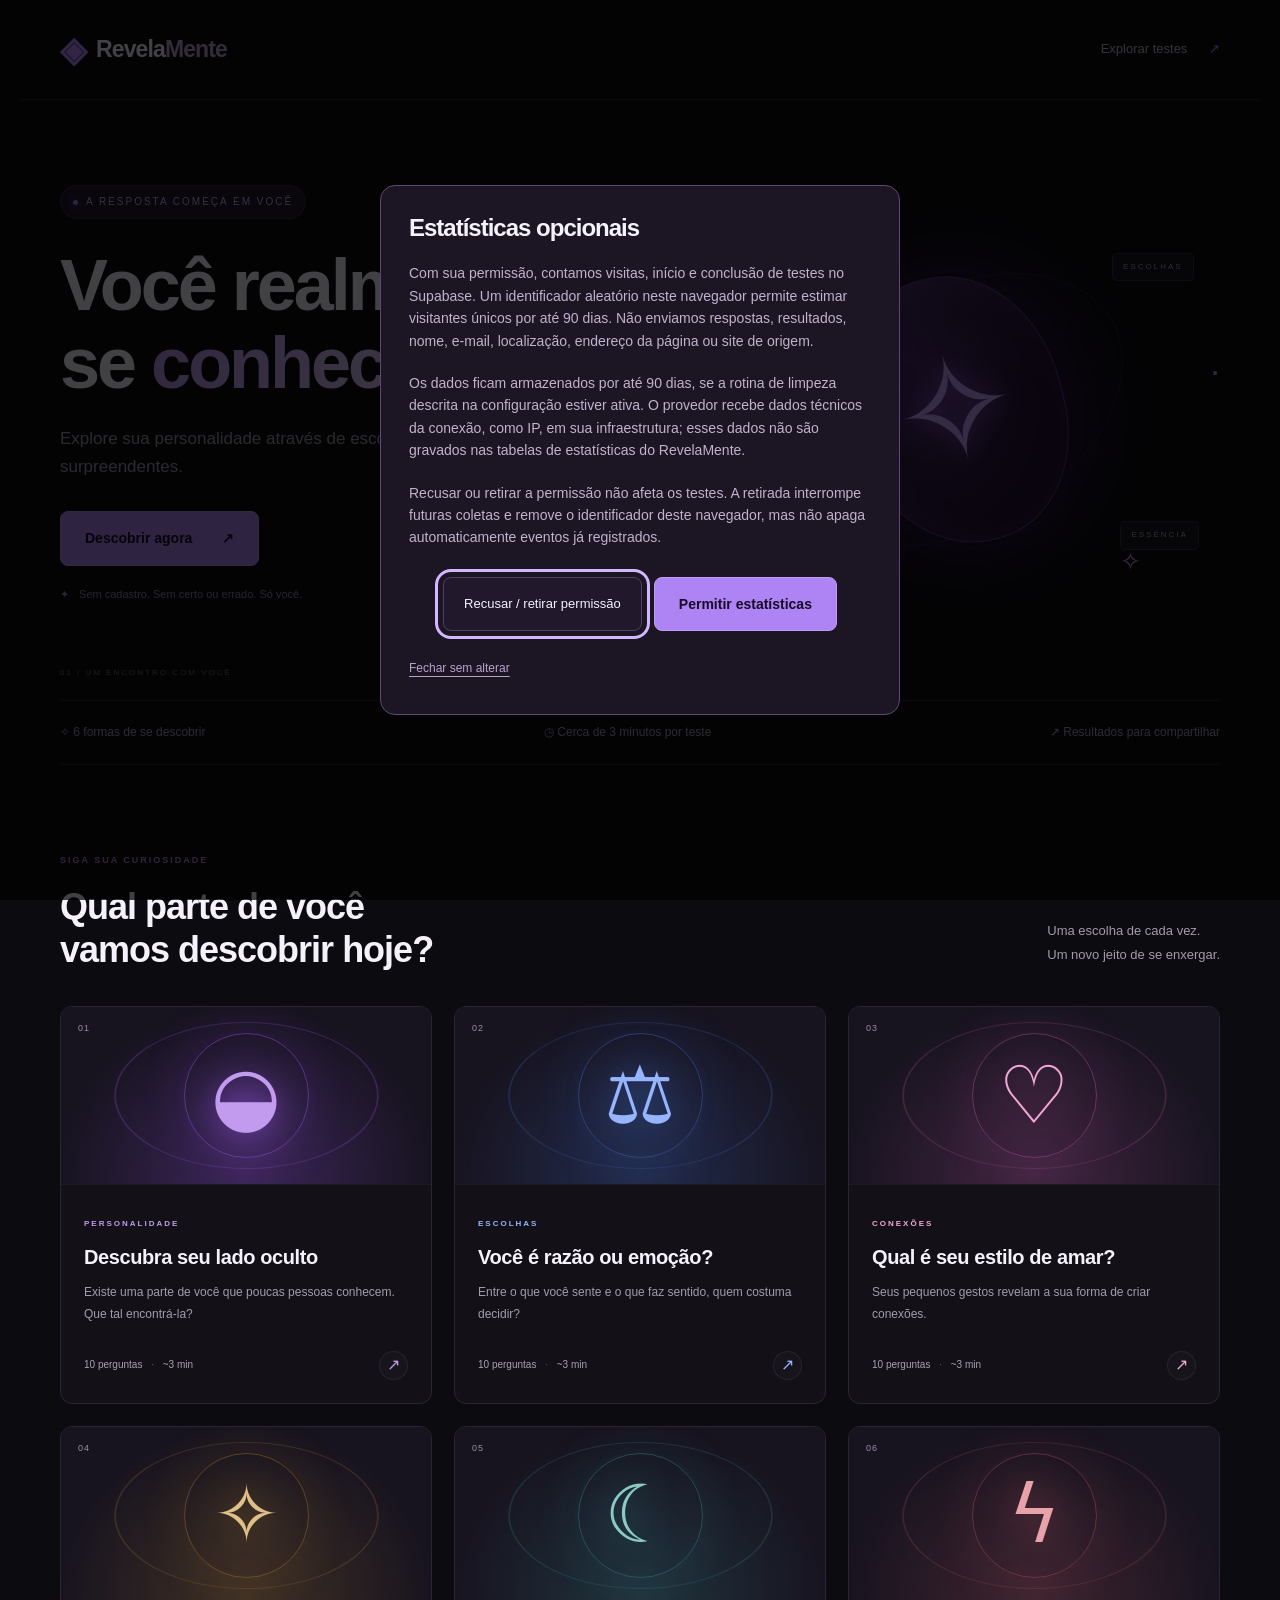
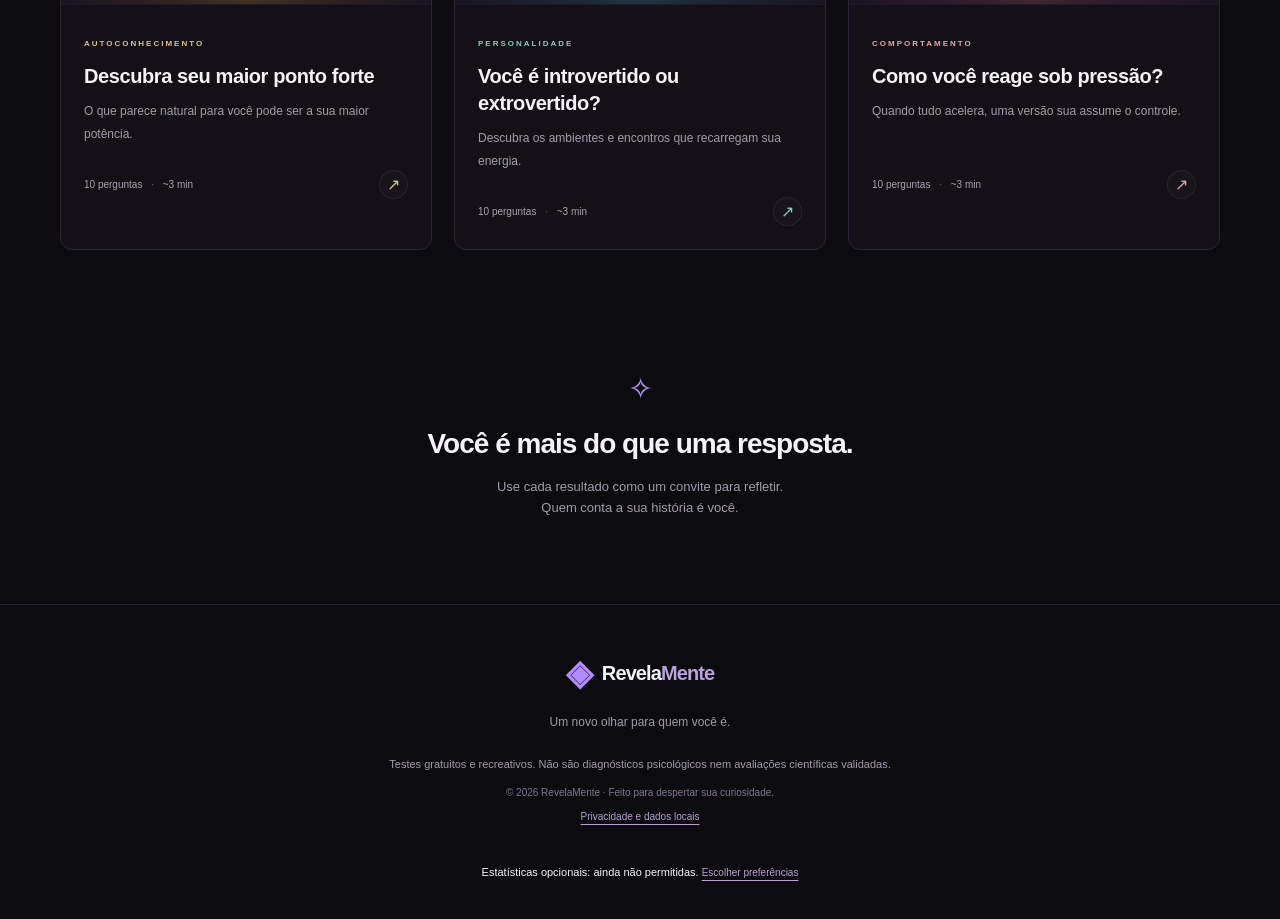
<file: index.html>
<!doctype html><html lang="pt-BR"><head><meta charset="utf-8"><meta name="viewport" content="width=device-width,initial-scale=1"><meta name="theme-color" content="#0c0b10"><title>RevelaMente — Você realmente se conhece?</title><meta name="description" content="Explore sua personalidade através de escolhas surpreendentes. Seis testes gratuitos de autoconhecimento, sem cadastro."><meta property="og:type" content="website"><meta property="og:locale" content="pt_BR"><meta property="og:site_name" content="RevelaMente"><meta property="og:title" content="RevelaMente — Você realmente se conhece?"><meta property="og:description" content="Explore sua personalidade através de escolhas surpreendentes. Seis testes gratuitos de autoconhecimento, sem cadastro."><meta name="twitter:card" content="summary"><meta name="twitter:title" content="RevelaMente — Você realmente se conhece?"><meta name="twitter:description" content="Explore sua personalidade através de escolhas surpreendentes. Seis testes gratuitos de autoconhecimento, sem cadastro."><link rel="icon" type="image/svg+xml" href="assets/favicon.svg"><link rel="stylesheet" href="assets/style.css"><script defer src="data/catalog.js"></script><script defer src="data/questions.js"></script><script defer src="data/answers.js"></script><script defer src="data/results.js"></script><script defer src="assets/analytics-config.js"></script><script defer src="assets/analytics.js"></script><script defer src="assets/app.js"></script></head><body><a class="skip" href="#main">Pular para o conteúdo</a><header></header><main id="main"><noscript>Ative o JavaScript para realizar os testes interativos do RevelaMente.</noscript></main><footer></footer></body></html>
</file>
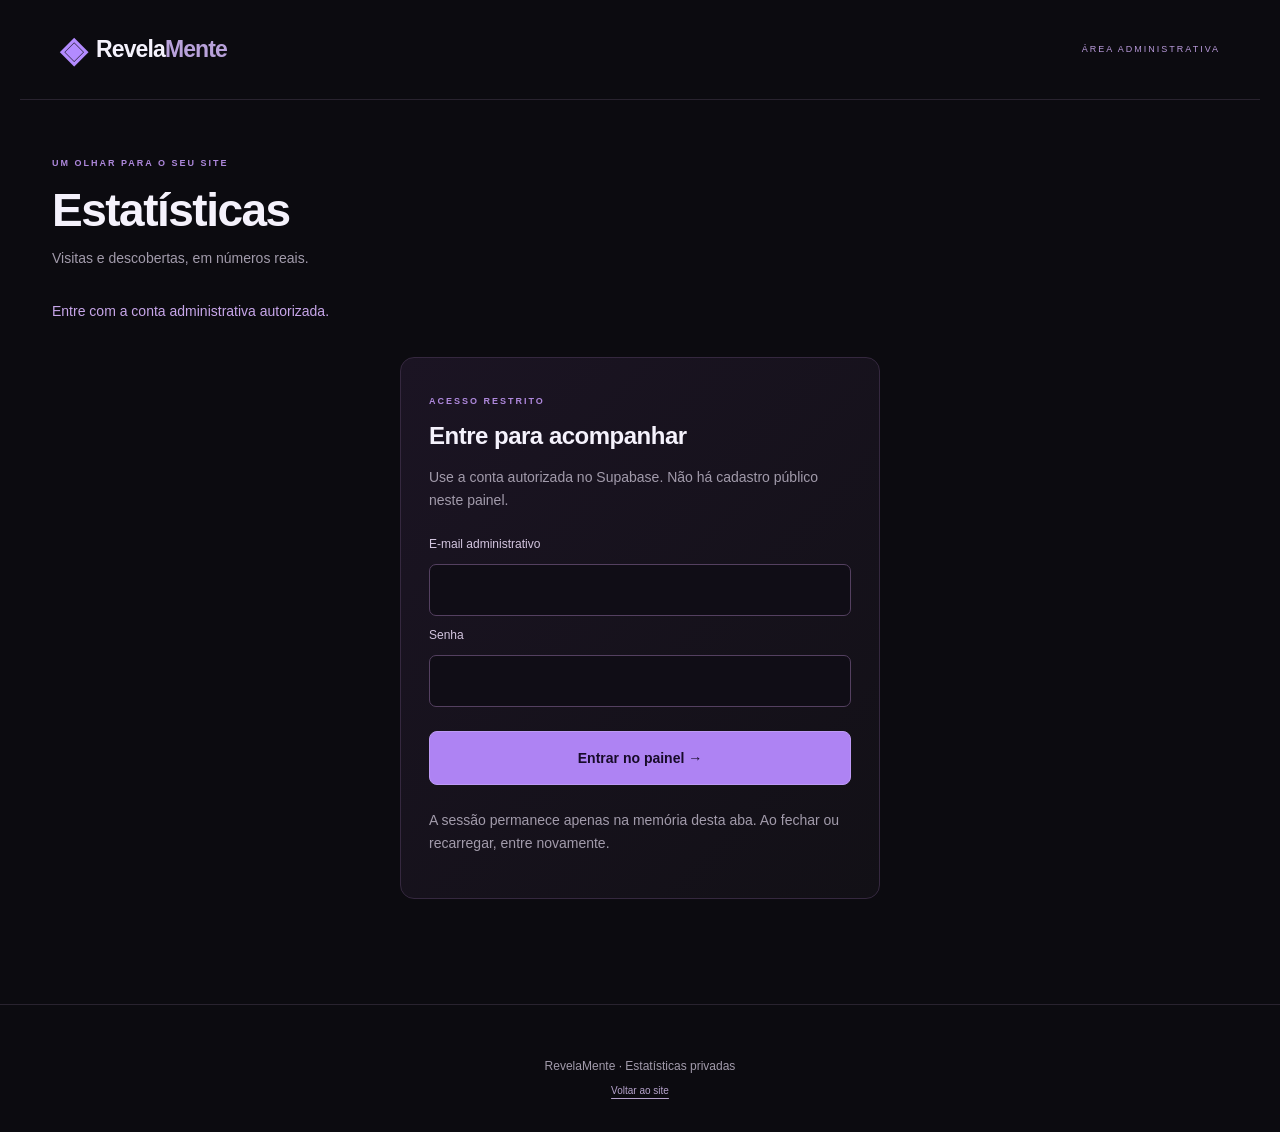
<file: admin/index.html>
<!doctype html>
<html lang="pt-BR"><head><meta charset="utf-8"><meta name="viewport" content="width=device-width,initial-scale=1"><meta name="robots" content="noindex,nofollow"><meta name="referrer" content="no-referrer"><title>Estatísticas | RevelaMente</title><link rel="icon" href="../assets/favicon.svg" type="image/svg+xml"><link rel="stylesheet" href="../assets/style.css"><link rel="stylesheet" href="admin.css"><script defer src="../assets/analytics-config.js"></script><script defer src="../data/catalog.js"></script><script defer src="admin.js"></script></head>
<body><a class="skip" href="#admin-main">Pular para o painel</a><header><a class="brand" href="../index.html"><span class="brand-symbol" aria-hidden="true">◈</span>Revela<span class="brand-accent">Mente</span></a><span class="admin-badge">ÁREA ADMINISTRATIVA</span></header>
<main id="admin-main" class="admin-main"><div class="admin-heading"><div><span class="eyebrow">UM OLHAR PARA O SEU SITE</span><h1>Estatísticas</h1><p>Visitas e descobertas, em números reais.</p></div><button id="logout" class="secondary" hidden>Sair</button></div>
<p id="status" role="status" aria-live="polite">Verificando configuração…</p><button id="retry" class="secondary" hidden>Tentar carregar novamente</button>
<section id="setup" class="admin-panel" hidden><h2>Conecte seu Supabase</h2><p>As estatísticas ainda não foram configuradas. Nenhum número será exibido até haver conexão e autenticação.</p><p>Siga o arquivo <strong>ESTATISTICAS.md</strong> do projeto: execute o SQL, autorize seu usuário administrador e preencha a URL e a chave pública em <code>assets/analytics-config.js</code>.</p></section>
<section id="login-panel" class="admin-panel login-panel" hidden><span class="eyebrow">ACESSO RESTRITO</span><h2>Entre para acompanhar</h2><p>Use a conta autorizada no Supabase. Não há cadastro público neste painel.</p><form id="login-form"><label for="email">E-mail administrativo</label><input id="email" type="email" autocomplete="username" required maxlength="254"><label for="password">Senha</label><input id="password" type="password" autocomplete="current-password" required><button id="login-button" class="primary" type="submit">Entrar no painel →</button></form><p>A sessão permanece apenas na memória desta aba. Ao fechar ou recarregar, entre novamente.</p></section>
<section id="dashboard" hidden><div class="admin-toolbar"><div><label for="period">Período dos gráficos e quizzes</label><select id="period"><option value="7">Últimos 7 dias</option><option value="30" selected>Últimos 30 dias</option><option value="90">Últimos 90 dias</option></select></div><button id="refresh" class="secondary">Atualizar dados ↻</button></div>
<div id="metrics" class="metrics"></div><p class="metric-note">Acessos são visualizações de páginas. Totais e visitantes únicos cobrem o histórico disponível dos últimos 90 dias. Dias seguem o horário de São Paulo. Apenas visitas com permissão são contadas.</p>
<div class="charts"><section class="admin-panel"><span class="eyebrow">EVOLUÇÃO</span><h2>Visitas por dia</h2><p id="daily-caption"></p><div id="daily-chart" class="daily-chart" role="img" aria-label="Gráfico de visualizações por dia"></div><details><summary>Ver dados em tabela</summary><div class="table-scroll"><table><caption>Visitas diárias no período selecionado</caption><thead><tr><th>Dia</th><th>Visualizações</th><th>Visitantes aproximados</th></tr></thead><tbody id="daily-table"></tbody></table></div></details></section><section class="admin-panel"><span class="eyebrow">POPULARIDADE</span><h2>Quizzes mais acessados</h2><p>Ranking por abertura da página de cada teste.</p><ol id="ranking" class="ranking"></ol></section></div>
<section class="admin-panel"><span class="eyebrow">DO PRIMEIRO PASSO AO RESULTADO</span><h2>Desempenho dos quizzes</h2><div class="table-scroll"><table><caption>Contagens no período selecionado</caption><thead><tr><th>Quiz</th><th>Acessos</th><th>Inícios</th><th>Conclusões</th><th>Visitantes que iniciaram</th><th>Visitantes que finalizaram</th></tr></thead><tbody id="quiz-table"></tbody></table></div><p class="metric-note">Início = primeira resposta de uma tentativa; conclusão = décima resposta. Refazer cria outra tentativa. Visitantes aproximados são identificadores de navegador distintos; a mesma pessoa em dois dispositivos pode contar duas vezes. Inícios e conclusões podem cair em períodos diferentes.</p></section>
<p id="updated" class="metric-note"></p><p class="metric-note">Bloqueadores, recusa de estatísticas, falhas de rede e robôs podem afetar as contagens. Dados não representam todas as pessoas que visitaram o site.</p></section></main>
<footer><p>RevelaMente · Estatísticas privadas</p><a class="text-button" href="../index.html">Voltar ao site</a></footer></body></html>
</file>
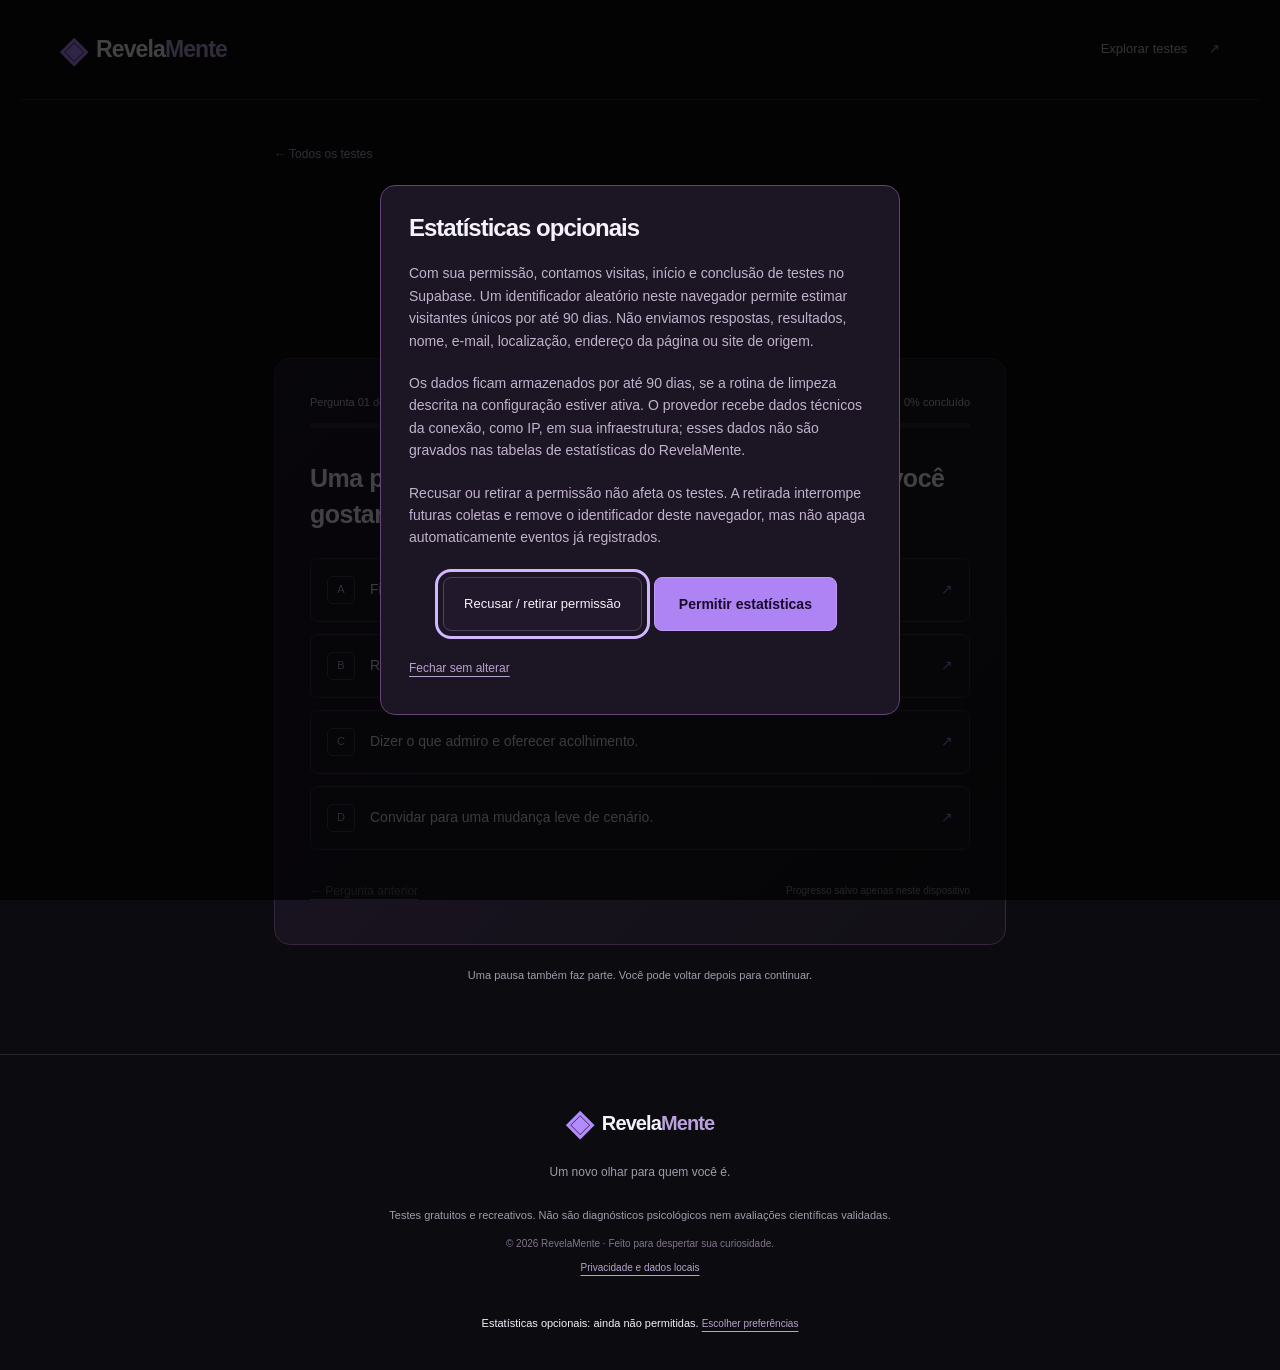
<file: quizzes/estilo-de-amar.html>
<!doctype html><html lang="pt-BR"><head><meta charset="utf-8"><meta name="viewport" content="width=device-width,initial-scale=1"><meta name="theme-color" content="#0c0b10"><title>Qual é seu estilo de amar? | RevelaMente</title><meta name="description" content="Seus pequenos gestos revelam a sua forma de criar conexões."><meta property="og:type" content="website"><meta property="og:locale" content="pt_BR"><meta property="og:site_name" content="RevelaMente"><meta property="og:title" content="Qual é seu estilo de amar? | RevelaMente"><meta property="og:description" content="Seus pequenos gestos revelam a sua forma de criar conexões."><meta name="twitter:card" content="summary"><meta name="twitter:title" content="Qual é seu estilo de amar? | RevelaMente"><meta name="twitter:description" content="Seus pequenos gestos revelam a sua forma de criar conexões."><link rel="icon" type="image/svg+xml" href="../assets/favicon.svg"><link rel="stylesheet" href="../assets/style.css"><script defer src="../data/catalog.js"></script><script defer src="../data/questions.js"></script><script defer src="../data/answers.js"></script><script defer src="../data/results.js"></script><script defer src="../assets/analytics-config.js"></script><script defer src="../assets/analytics.js"></script><script defer src="../assets/app.js"></script></head><body data-quiz="estilo-de-amar"><a class="skip" href="#main">Pular para o conteúdo</a><header></header><main id="main"><noscript>Ative o JavaScript para realizar os testes interativos do RevelaMente.</noscript></main><footer></footer></body></html>
</file>
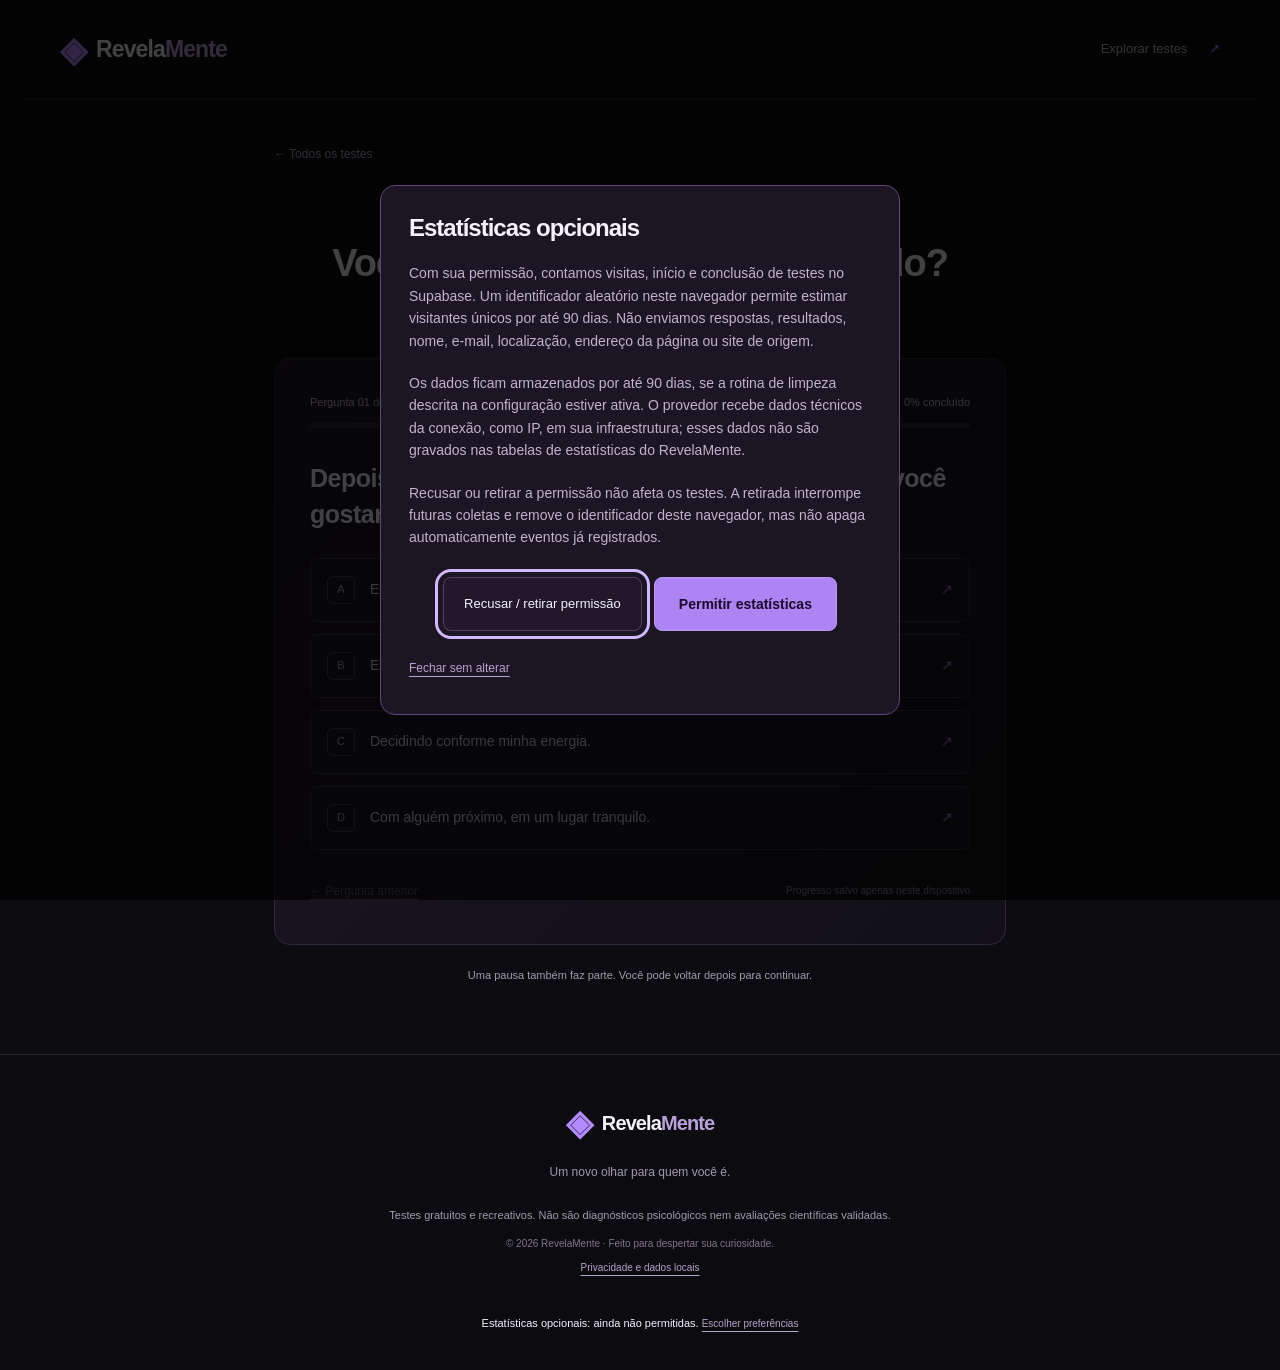
<file: quizzes/introvertido-ou-extrovertido.html>
<!doctype html><html lang="pt-BR"><head><meta charset="utf-8"><meta name="viewport" content="width=device-width,initial-scale=1"><meta name="theme-color" content="#0c0b10"><title>Você é introvertido ou extrovertido? | RevelaMente</title><meta name="description" content="Descubra os ambientes e encontros que recarregam sua energia."><meta property="og:type" content="website"><meta property="og:locale" content="pt_BR"><meta property="og:site_name" content="RevelaMente"><meta property="og:title" content="Você é introvertido ou extrovertido? | RevelaMente"><meta property="og:description" content="Descubra os ambientes e encontros que recarregam sua energia."><meta name="twitter:card" content="summary"><meta name="twitter:title" content="Você é introvertido ou extrovertido? | RevelaMente"><meta name="twitter:description" content="Descubra os ambientes e encontros que recarregam sua energia."><link rel="icon" type="image/svg+xml" href="../assets/favicon.svg"><link rel="stylesheet" href="../assets/style.css"><script defer src="../data/catalog.js"></script><script defer src="../data/questions.js"></script><script defer src="../data/answers.js"></script><script defer src="../data/results.js"></script><script defer src="../assets/analytics-config.js"></script><script defer src="../assets/analytics.js"></script><script defer src="../assets/app.js"></script></head><body data-quiz="introvertido-ou-extrovertido"><a class="skip" href="#main">Pular para o conteúdo</a><header></header><main id="main"><noscript>Ative o JavaScript para realizar os testes interativos do RevelaMente.</noscript></main><footer></footer></body></html>
</file>
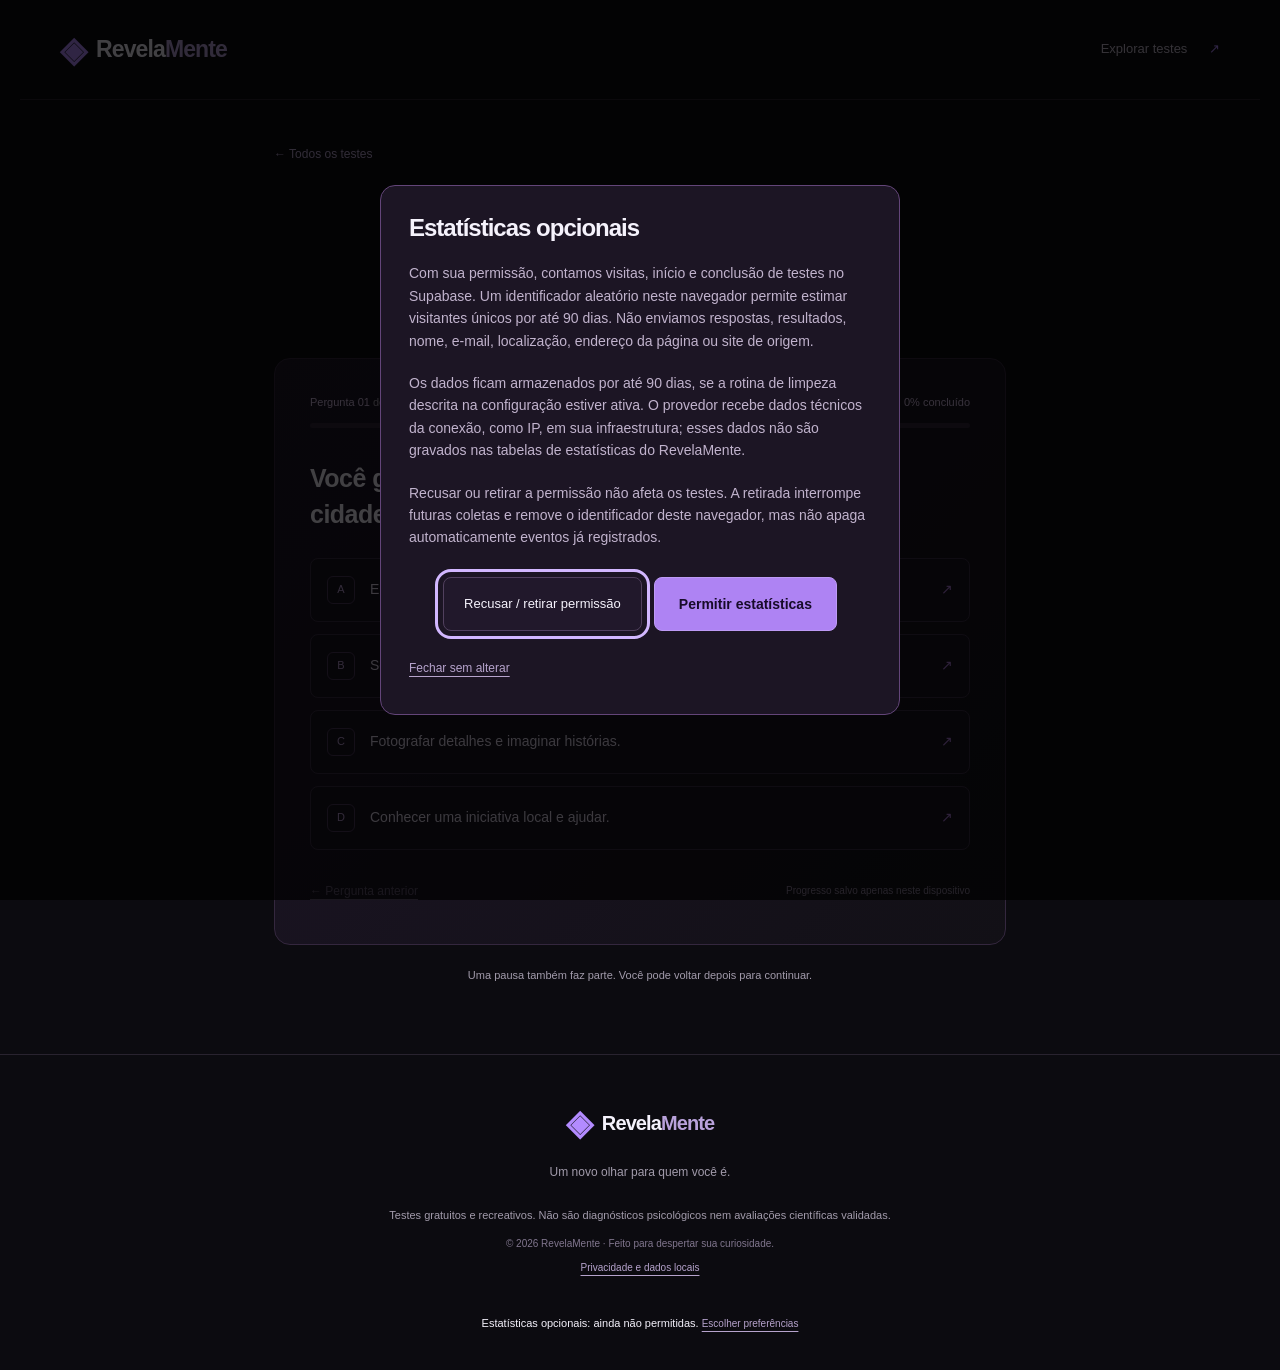
<file: quizzes/lado-oculto.html>
<!doctype html><html lang="pt-BR"><head><meta charset="utf-8"><meta name="viewport" content="width=device-width,initial-scale=1"><meta name="theme-color" content="#0c0b10"><title>Descubra seu lado oculto | RevelaMente</title><meta name="description" content="Existe uma parte de você que poucas pessoas conhecem. Que tal encontrá-la?"><meta property="og:type" content="website"><meta property="og:locale" content="pt_BR"><meta property="og:site_name" content="RevelaMente"><meta property="og:title" content="Descubra seu lado oculto | RevelaMente"><meta property="og:description" content="Existe uma parte de você que poucas pessoas conhecem. Que tal encontrá-la?"><meta name="twitter:card" content="summary"><meta name="twitter:title" content="Descubra seu lado oculto | RevelaMente"><meta name="twitter:description" content="Existe uma parte de você que poucas pessoas conhecem. Que tal encontrá-la?"><link rel="icon" type="image/svg+xml" href="../assets/favicon.svg"><link rel="stylesheet" href="../assets/style.css"><script defer src="../data/catalog.js"></script><script defer src="../data/questions.js"></script><script defer src="../data/answers.js"></script><script defer src="../data/results.js"></script><script defer src="../assets/analytics-config.js"></script><script defer src="../assets/analytics.js"></script><script defer src="../assets/app.js"></script></head><body data-quiz="lado-oculto"><a class="skip" href="#main">Pular para o conteúdo</a><header></header><main id="main"><noscript>Ative o JavaScript para realizar os testes interativos do RevelaMente.</noscript></main><footer></footer></body></html>
</file>
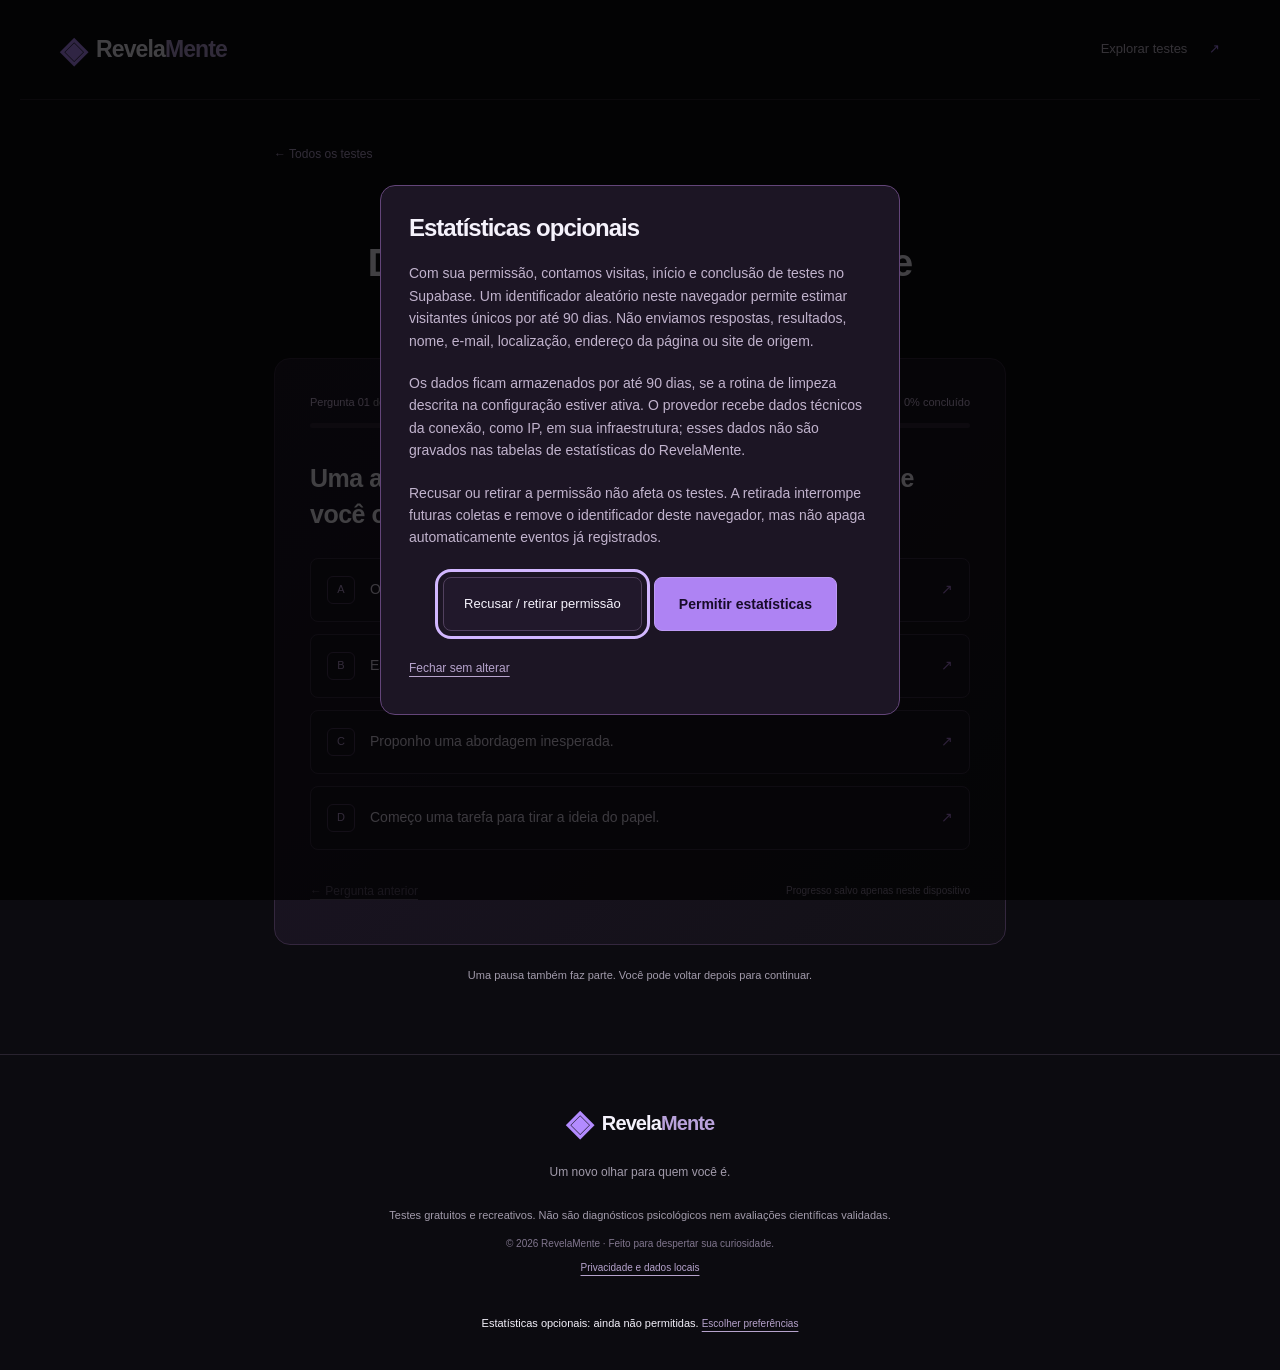
<file: quizzes/ponto-forte.html>
<!doctype html><html lang="pt-BR"><head><meta charset="utf-8"><meta name="viewport" content="width=device-width,initial-scale=1"><meta name="theme-color" content="#0c0b10"><title>Descubra seu maior ponto forte | RevelaMente</title><meta name="description" content="O que parece natural para você pode ser a sua maior potência."><meta property="og:type" content="website"><meta property="og:locale" content="pt_BR"><meta property="og:site_name" content="RevelaMente"><meta property="og:title" content="Descubra seu maior ponto forte | RevelaMente"><meta property="og:description" content="O que parece natural para você pode ser a sua maior potência."><meta name="twitter:card" content="summary"><meta name="twitter:title" content="Descubra seu maior ponto forte | RevelaMente"><meta name="twitter:description" content="O que parece natural para você pode ser a sua maior potência."><link rel="icon" type="image/svg+xml" href="../assets/favicon.svg"><link rel="stylesheet" href="../assets/style.css"><script defer src="../data/catalog.js"></script><script defer src="../data/questions.js"></script><script defer src="../data/answers.js"></script><script defer src="../data/results.js"></script><script defer src="../assets/analytics-config.js"></script><script defer src="../assets/analytics.js"></script><script defer src="../assets/app.js"></script></head><body data-quiz="ponto-forte"><a class="skip" href="#main">Pular para o conteúdo</a><header></header><main id="main"><noscript>Ative o JavaScript para realizar os testes interativos do RevelaMente.</noscript></main><footer></footer></body></html>
</file>
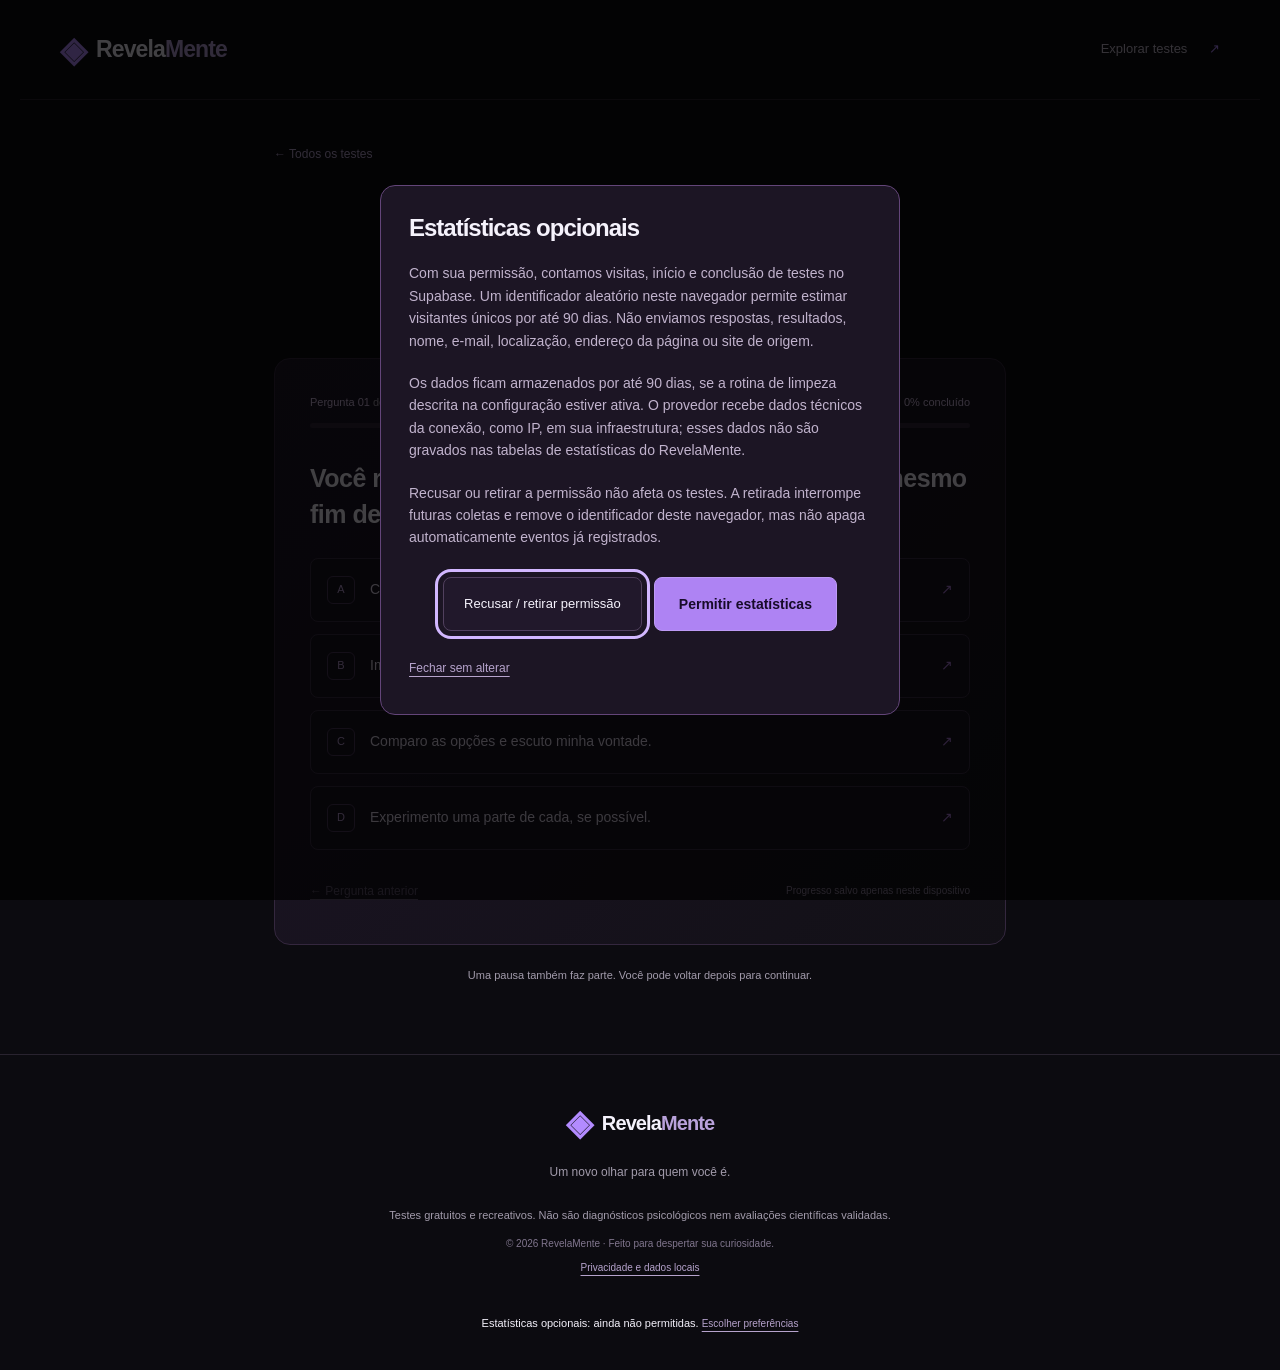
<file: quizzes/razao-ou-emocao.html>
<!doctype html><html lang="pt-BR"><head><meta charset="utf-8"><meta name="viewport" content="width=device-width,initial-scale=1"><meta name="theme-color" content="#0c0b10"><title>Você é razão ou emoção? | RevelaMente</title><meta name="description" content="Entre o que você sente e o que faz sentido, quem costuma decidir?"><meta property="og:type" content="website"><meta property="og:locale" content="pt_BR"><meta property="og:site_name" content="RevelaMente"><meta property="og:title" content="Você é razão ou emoção? | RevelaMente"><meta property="og:description" content="Entre o que você sente e o que faz sentido, quem costuma decidir?"><meta name="twitter:card" content="summary"><meta name="twitter:title" content="Você é razão ou emoção? | RevelaMente"><meta name="twitter:description" content="Entre o que você sente e o que faz sentido, quem costuma decidir?"><link rel="icon" type="image/svg+xml" href="../assets/favicon.svg"><link rel="stylesheet" href="../assets/style.css"><script defer src="../data/catalog.js"></script><script defer src="../data/questions.js"></script><script defer src="../data/answers.js"></script><script defer src="../data/results.js"></script><script defer src="../assets/analytics-config.js"></script><script defer src="../assets/analytics.js"></script><script defer src="../assets/app.js"></script></head><body data-quiz="razao-ou-emocao"><a class="skip" href="#main">Pular para o conteúdo</a><header></header><main id="main"><noscript>Ative o JavaScript para realizar os testes interativos do RevelaMente.</noscript></main><footer></footer></body></html>
</file>
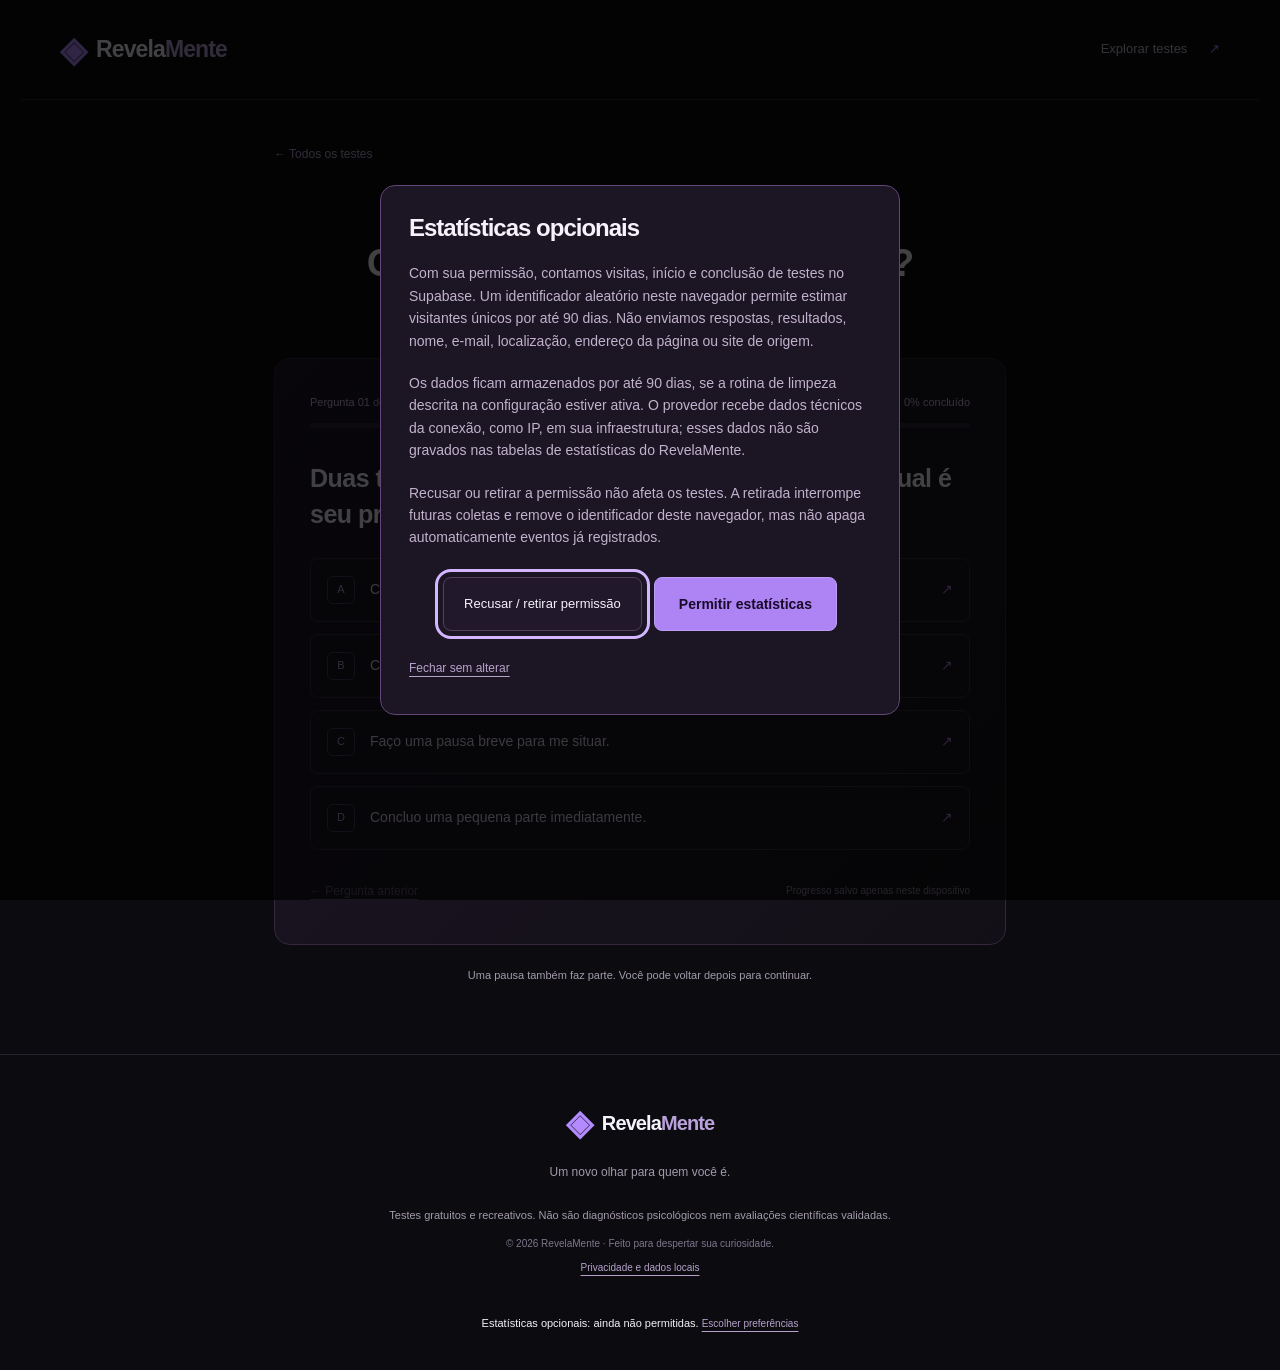
<file: quizzes/sob-pressao.html>
<!doctype html><html lang="pt-BR"><head><meta charset="utf-8"><meta name="viewport" content="width=device-width,initial-scale=1"><meta name="theme-color" content="#0c0b10"><title>Como você reage sob pressão? | RevelaMente</title><meta name="description" content="Quando tudo acelera, uma versão sua assume o controle."><meta property="og:type" content="website"><meta property="og:locale" content="pt_BR"><meta property="og:site_name" content="RevelaMente"><meta property="og:title" content="Como você reage sob pressão? | RevelaMente"><meta property="og:description" content="Quando tudo acelera, uma versão sua assume o controle."><meta name="twitter:card" content="summary"><meta name="twitter:title" content="Como você reage sob pressão? | RevelaMente"><meta name="twitter:description" content="Quando tudo acelera, uma versão sua assume o controle."><link rel="icon" type="image/svg+xml" href="../assets/favicon.svg"><link rel="stylesheet" href="../assets/style.css"><script defer src="../data/catalog.js"></script><script defer src="../data/questions.js"></script><script defer src="../data/answers.js"></script><script defer src="../data/results.js"></script><script defer src="../assets/analytics-config.js"></script><script defer src="../assets/analytics.js"></script><script defer src="../assets/app.js"></script></head><body data-quiz="sob-pressao"><a class="skip" href="#main">Pular para o conteúdo</a><header></header><main id="main"><noscript>Ative o JavaScript para realizar os testes interativos do RevelaMente.</noscript></main><footer></footer></body></html>
</file>
<file: assets/style.css>
:root{color-scheme:dark;--bg:#0c0b10;--panel:#131118;--text:#f5f2fc;--muted:#a29bab;--accent:#b18aff;--line:#29232f;font-family:Inter,'Segoe UI',Arial,sans-serif}*{box-sizing:border-box}html{scroll-behavior:smooth;scroll-padding-top:30px}body{margin:0;background:var(--bg);color:var(--text);font-size:16px;line-height:1.6}a{color:inherit;text-decoration:none}button{font:inherit;color:inherit;cursor:pointer}button:disabled{cursor:default;opacity:.45}button,a{-webkit-tap-highlight-color:transparent}a:focus-visible,button:focus-visible,textarea:focus-visible{outline:3px solid #d2b7ff;outline-offset:5px}.skip{position:absolute;top:-70px;left:16px;background:#fff;color:#111;padding:12px;z-index:10}.skip:focus{top:10px}header{max-width:1240px;margin:auto;min-height:100px;display:flex;align-items:center;justify-content:space-between;padding:0 40px;border-bottom:1px solid var(--line)}.brand{font-size:23px;font-weight:700;letter-spacing:-.9px;display:inline-flex;align-items:center;gap:0}.brand-symbol{color:#b38bff;font-size:35px;margin-right:10px}.brand-accent{color:#b9a2db}nav{font-size:13px;color:#c6bdcf}nav span{margin-left:18px;color:var(--accent)}main{max-width:1240px;margin:auto}.hero{min-height:600px;padding:85px 40px 65px;display:grid;grid-template-columns:1.2fr 1fr;position:relative;overflow:hidden}.hero-content{position:relative;z-index:1}.pill{font-size:10px;letter-spacing:2px;border:1px solid #3a2a4c;background:#20152e;padding:8px 12px;border-radius:40px;display:inline-flex;gap:8px;align-items:center;color:#d1b4f8}.pill span{width:5px;height:5px;background:#b382ff;border-radius:50%;box-shadow:0 0 10px #ae70ff}h1,h2,h3,p{margin:0}h1{font-size:clamp(44px,5.7vw,72px);line-height:1.08;letter-spacing:-3px;font-weight:650;margin:28px 0 22px}h1 em{font-style:normal;background:linear-gradient(100deg,#b895ed,#e6d3ff);background-clip:text;color:transparent}.hero p{max-width:370px;color:var(--muted);font-size:17px;line-height:1.7}.primary{display:inline-flex;justify-content:center;align-items:center;gap:30px;background:#ae83f3;color:#170b29;font-weight:650;font-size:14px;padding:15px 24px;border-radius:8px;border:1px solid #bd9af5;transition:background .2s,transform .2s}.primary:hover{background:#c5a2ff;transform:translateY(-2px)}.hero .primary{margin:29px 0 20px}.hero-note{color:#92899d;font-size:11px}.hero-note span{color:#a688cd;margin-right:7px}.mind-art{position:relative;display:grid;place-items:center;isolation:isolate}.mind-art:before{content:'';position:absolute;width:420px;height:420px;border-radius:50%;background:radial-gradient(ellipse,#7521c53b,transparent 66%);filter:blur(10px)}.core{width:215px;height:270px;border:1px solid #9a5af478;border-radius:49% 51% 46% 54%;display:grid;place-items:center;font-size:145px;color:#c3a0ff;background:radial-gradient(ellipse at 35% 25%,#8e55ca63,#211032 70%);box-shadow:inset 12px 8px 35px #b77af32b,0 0 70px #732bc936;text-shadow:0 0 25px #b16af1;transform:rotate(-14deg);animation:float 7s ease-in-out infinite}.halo{position:absolute;width:360px;height:360px;border:1px solid #8f5bb62e;border-radius:50%;transform:rotate(-30deg) scaleY(.66)}.halo-two{width:420px;height:420px;transform:rotate(48deg) scaleY(.7);border-style:dashed;border-color:#76519b26}.orbit-label{position:absolute;font-size:8px;letter-spacing:2px;background:#15111d;border:1px solid #39284d;border-radius:5px;padding:7px 10px;color:#b8a4d0}.label-one{top:15%;right:5%}.label-two{bottom:19%;right:4%}.label-three{left:0;top:55%}.star{position:absolute;font-style:normal;color:#c394ff}.s1{left:20%;top:13%}.s2{right:15%;bottom:12%;font-size:25px}.s3{right:0;top:35%;font-size:35px}.hero-index{position:absolute;bottom:20px;left:40px;font-size:8px;letter-spacing:2px;color:#6f647d}.trust-strip{border-top:1px solid var(--line);border-bottom:1px solid var(--line);margin:0 40px;padding:22px 0;display:flex;justify-content:space-between;color:#aaa0b6;font-size:12px}.quiz-section{padding:80px 40px}.section-heading{display:flex;justify-content:space-between;align-items:end;margin-bottom:35px}.eyebrow{font-size:9px;letter-spacing:2px;font-weight:650;color:#ae88dc}h2{font-size:36px;line-height:1.2;letter-spacing:-1px;margin-top:14px}.section-heading>p{font-size:13px;line-height:1.9;color:var(--muted);padding-bottom:3px}.quiz-grid{display:grid;grid-template-columns:repeat(3,1fr);gap:22px}.quiz-card{display:block;border:1px solid #2c2434;background:#131117;border-radius:12px;overflow:hidden;transition:transform .25s,border-color .25s;--glow:#8e50d8;--light:#c29aee}.quiz-card:hover{transform:translateY(-5px);border-color:var(--light)}.blue{--glow:#3c63b5;--light:#97b5ff}.pink{--glow:#a34e8e;--light:#f2a9d5}.gold{--glow:#987132;--light:#dfc089}.teal{--glow:#357c81;--light:#8bcac5}.red{--glow:#974b56;--light:#e8a3aa}.card-art{height:178px;position:relative;display:grid;place-items:center;overflow:hidden;background:radial-gradient(ellipse at 50% 95%,color-mix(in srgb,var(--glow) 32%,transparent),transparent 72%),#17131f;border-bottom:1px solid #ffffff07}.card-art:after{content:'';position:absolute;width:145px;height:145px;border-radius:50%;border:1px solid color-mix(in srgb,var(--glow) 25%,transparent);transform:scaleX(1.8) rotate(35deg)}.art-icon{font-size:80px;color:var(--light);text-shadow:0 0 40px var(--glow);line-height:1;z-index:1}.art-orbit{position:absolute;width:125px;height:125px;border:1px solid color-mix(in srgb,var(--glow) 50%,transparent);border-radius:50%;box-shadow:0 0 50px color-mix(in srgb,var(--glow) 15%,transparent)}.card-number{position:absolute;top:14px;left:17px;font-size:9px;letter-spacing:1px;color:#9e8ba8}.card-copy{padding:23px}.card-copy .eyebrow{color:var(--light);font-size:8px}h3{font-size:20px;line-height:1.35;letter-spacing:-.4px;margin:10px 0}.card-copy p{font-size:12px;color:var(--muted);line-height:1.85;min-height:46px}.card-bottom{display:flex;align-items:center;justify-content:space-between;margin-top:24px;font-size:10px;color:#aaa0b2}.dot{margin:0 6px;color:#605669}.card-arrow{width:29px;height:29px;background:#ffffff05;border:1px solid #ffffff10;border-radius:50%;display:grid;place-items:center;color:var(--light);font-size:16px}.resume-label{font-size:10px;color:#d0b6f1;display:block;margin-top:10px}.closing{text-align:center;padding:35px 20px 85px}.closing>span{font-size:30px;color:#ba92f1}.closing h2{font-size:28px;margin-bottom:16px}.closing p{color:var(--muted);font-size:13px}footer{border-top:1px solid var(--line);text-align:center;padding:40px 24px 30px}footer .brand{font-size:20px}footer>p{font-size:12px;color:var(--muted);margin-top:12px}.disclaimer{max-width:560px;margin:24px auto 0!important;font-size:11px!important}.copyright{font-size:10px!important;color:#81768e!important}.text-button{background:none;border:0;color:#b6a3cc;font-size:12px;padding:8px 0;text-decoration:underline;text-underline-offset:4px}footer .text-button{font-size:10px}.test-section{max-width:780px;margin:auto;padding:40px 24px 70px}.back-link{font-size:12px;color:#b8a5cf}.test-heading{margin:35px 0;text-align:center}.test-heading h1{font-size:38px;line-height:1.2;letter-spacing:-1px;margin:15px 0}.test-heading p{font-size:13px;color:var(--muted)}.question-panel,.result-panel{background:linear-gradient(135deg,#1d1527,#121016);border:1px solid #34273e;border-radius:16px;padding:35px;animation:enter .3s ease}.progress-meta{display:flex;justify-content:space-between;font-size:11px;color:#cfbbdf}.muted{color:var(--muted)}progress{width:100%;height:5px;display:block;margin-top:12px;appearance:none;border:0;border-radius:10px;overflow:hidden;background:#302538}progress::-webkit-progress-bar{background:#302538}progress::-webkit-progress-value{background:#b58bf4;transition:width .2s}progress::-moz-progress-bar{background:#b58bf4}.question-panel h2{font-size:25px;line-height:1.45;margin:32px 0 25px;letter-spacing:-.5px}.answers{display:grid;gap:12px}.answer{display:flex;align-items:center;gap:15px;text-align:left;border:1px solid #3a2e45;border-radius:8px;background:#17121f;padding:16px;color:#e0d8eb;font-size:14px;transition:background .2s,border-color .2s;min-height:64px}.answer:hover,.answer.chosen{background:#332143;border-color:#b68ae5}.answer-letter{border:1px solid #4a3859;border-radius:6px;width:28px;height:28px;flex-shrink:0;display:grid;place-items:center;font-size:11px;color:#bea1d9}.answer-check{margin-left:auto;color:#ac7bd9}.question-bottom{display:flex;align-items:center;justify-content:space-between;gap:16px;margin-top:24px}.question-bottom>span{font-size:10px;color:#8e819c;text-align:right}.test-disclaimer{text-align:center;font-size:11px;color:var(--muted);margin-top:22px}.result-panel{text-align:center}.result-emblem{color:var(--light,#c29aee);font-size:65px;line-height:1.3;margin-bottom:20px;text-shadow:0 0 30px #9f5fe655}.result-panel h2{font-size:35px;margin:18px 0 24px}.result-description{font-size:16px;color:#c5b9d1;line-height:1.85}.reflection{margin:28px 0;background:#b17deb0b;border:1px solid #ae78e12b;border-radius:9px;padding:24px;text-align:left}.reflection span{font-size:10px;color:#c39bea;letter-spacing:1px}.reflection p{color:#c9bdd6;font-size:14px;margin-top:12px}.score-note{font-size:11px;color:var(--muted)}.result-actions{display:flex;gap:12px;justify-content:center;flex-wrap:wrap;margin-top:28px}.secondary{background:#21182b;border:1px solid #51405e;border-radius:8px;padding:13px 20px;font-size:13px}.other-link{display:inline-block;font-size:13px;color:#c19aef;margin-top:25px}#share-status{font-size:12px;color:#bfa6d7;margin-top:15px}.tie-note{padding:16px;margin-top:20px;text-align:left;border-left:2px solid #b589eb;background:#ffffff04;font-size:13px;color:#cbbcd8}.tie-note p{margin-top:8px}dialog{max-width:520px;width:calc(100% - 32px);background:#1c1524;color:var(--text);border:1px solid #634579;border-radius:15px;padding:28px}dialog::backdrop{background:#000b}dialog p{font-size:14px;color:#c1b3cd;margin:20px 0}dialog h2{font-size:24px;margin-top:0}dialog form{margin-top:20px}textarea{display:block;width:100%;min-height:100px;background:#16101d;color:white;border:1px solid #78578e;margin-top:10px;padding:10px}#step-title:focus{outline:none}@keyframes float{50%{transform:translateY(-12px) rotate(-10deg)}}@keyframes enter{from{opacity:.5;transform:translateY(6px)}to{opacity:1;transform:translateY(0)}}@media(min-width:1400px){header,main{max-width:1240px}}@media(max-width:900px){.hero{grid-template-columns:1.1fr 1fr;padding-top:65px;min-height:550px}.mind-art{transform:scale(.8)}.quiz-grid{grid-template-columns:repeat(2,1fr)}.trust-strip{font-size:10px}.section-heading h2{font-size:32px}}@media(max-width:600px){header{min-height:76px;padding:0 22px}.brand{font-size:20px}.brand-symbol{font-size:30px}nav{font-size:11px}nav span{margin-left:8px}.hero{display:flex;flex-direction:column;padding:48px 24px 32px;min-height:0}.hero h1{font-size:52px;letter-spacing:-2.4px;margin-top:24px}.hero p{font-size:15px;max-width:300px}.pill{font-size:8px;letter-spacing:1.5px}.hero-note{font-size:10px}.mind-art{height:280px;transform:scale(.8);margin:-5px -20px -15px}.mind-art:before{width:350px;height:350px}.hero-index{display:none}.trust-strip{margin:0 24px;padding:20px 0;gap:13px;flex-wrap:wrap;font-size:10px}.trust-strip span:last-child{display:none}.quiz-section{padding:48px 24px}.section-heading{align-items:start}.section-heading h2{font-size:29px}.section-heading>p{display:none}.quiz-grid{grid-template-columns:1fr;gap:22px}.card-art{height:185px}.card-copy{padding:23px}.card-copy p{font-size:13px;min-height:0}.card-copy h3{font-size:22px}.card-bottom{font-size:11px;margin-top:20px}.closing{padding:15px 24px 55px}.closing h2{font-size:25px}.test-section{padding:26px 18px 50px}.test-heading h1{font-size:29px}.test-heading{margin:28px 0}.question-panel,.result-panel{padding:23px 18px}.question-panel h2{font-size:23px}.answer{font-size:14px;padding:14px 12px;gap:12px}.question-bottom{align-items:flex-start}.question-bottom>span{max-width:120px;padding-top:8px}.result-panel h2{font-size:29px}.result-description{font-size:15px}.result-actions{flex-direction:column}.result-actions button{width:100%}.reflection{padding:18px}.progress-meta{font-size:10px}}
@media(prefers-reduced-motion:reduce){html{scroll-behavior:auto}*,*:before,*:after{animation:none!important;transition:none!important}}
</file>
<file: admin/admin.css>
[hidden]{display:none!important}.admin-main{padding:48px 32px 70px;max-width:1240px;margin:auto}.admin-heading{display:flex;justify-content:space-between;align-items:center;margin-bottom:30px}.admin-heading h1{font-size:46px;letter-spacing:-1.5px;margin:12px 0}.admin-heading p,.admin-panel>p{color:var(--muted);font-size:14px}.admin-badge{font-size:9px;letter-spacing:2px;color:#b99adb}#status{margin-bottom:25px;color:#c7a6e9;font-size:14px}.admin-panel{background:linear-gradient(135deg,#1b1423,#121016);border:1px solid #35283f;border-radius:14px;padding:28px;margin-bottom:24px}.admin-panel h2{font-size:24px;margin:10px 0 16px;letter-spacing:-.5px}.admin-panel>p{margin-bottom:16px}.login-panel{max-width:480px;margin:35px auto}.login-panel form{display:grid;gap:10px;margin:24px 0}.login-panel label,.admin-toolbar label{font-size:12px;color:#d3c5df}input,select{font:inherit;color:var(--text);background:#100d16;border:1px solid #544060;border-radius:7px;padding:12px;min-height:44px;max-width:100%}input:focus-visible,select:focus-visible{outline:2px solid #c6a0ff;outline-offset:3px}.login-panel button{margin-top:14px}.admin-toolbar{display:flex;align-items:end;justify-content:space-between;gap:20px;margin:25px 0}.admin-toolbar>div{display:grid;gap:9px}.metrics{display:grid;grid-template-columns:repeat(5,1fr);gap:14px}.metric{background:#19131f;border:1px solid #35283f;border-radius:12px;padding:22px 18px}.metric span{font-size:12px;color:#b6a7c4;display:block}.metric strong{display:block;font-size:32px;letter-spacing:-1px;color:#d4b2ff;margin:12px 0 0}.metric-note{font-size:12px;color:var(--muted);margin:18px 0 25px;line-height:1.8}.charts{display:grid;grid-template-columns:1.25fr 1fr;gap:22px;margin-top:25px}.charts>.admin-panel{min-width:0}.daily-chart{margin:30px 0 18px;display:flex;align-items:end;gap:3px;height:210px;border-bottom:1px solid #695275}.day-column{height:100%;flex:1;min-width:0;display:flex;align-items:end}.day-bar{display:block;width:100%;background:linear-gradient(#bd91ff,#6e3ba8);border-radius:3px 3px 0 0;min-height:0}.ranking{list-style:none;padding:0;margin:25px 0}.ranking li{margin:0 0 23px;font-size:13px}.rank-line{display:flex;justify-content:space-between;gap:15px;line-height:1.5}.rank-line strong{color:#d1b0f9;white-space:nowrap}.rank-track{height:5px;background:#302139;border-radius:5px;margin-top:10px;overflow:hidden}.rank-track span{display:block;height:100%;background:#a470e7;border-radius:5px}.table-scroll{overflow-x:auto;margin-top:22px}table{width:100%;border-collapse:collapse;font-size:12px;text-align:left}caption{text-align:left;color:#a99bb6;font-size:11px;margin-bottom:15px}th{font-weight:600;color:#c7addd;white-space:nowrap}td,th{padding:15px 12px;border-bottom:1px solid #33263d}td{color:#d2c6df}td:first-child{min-width:150px}summary{cursor:pointer;font-size:12px;color:#c59fe8}code{overflow-wrap:anywhere;color:#caa9ec}@media(max-width:1000px){.metrics{grid-template-columns:repeat(3,1fr)}.charts{grid-template-columns:1fr}}@media(max-width:600px){.admin-main{padding:30px 18px}.admin-heading h1{font-size:36px}.admin-badge{font-size:7px;letter-spacing:1px}.metrics{grid-template-columns:repeat(2,1fr);gap:10px}.metric{padding:18px 14px}.metric:last-child{grid-column:1/-1}.metric strong{font-size:29px}.admin-panel{padding:22px 17px}.admin-toolbar{align-items:center}.admin-toolbar button{padding:12px;font-size:11px}.admin-toolbar select{font-size:13px}.admin-heading .secondary{padding:10px}.admin-heading p{font-size:12px}.admin-panel h2{font-size:22px}}
</file>
